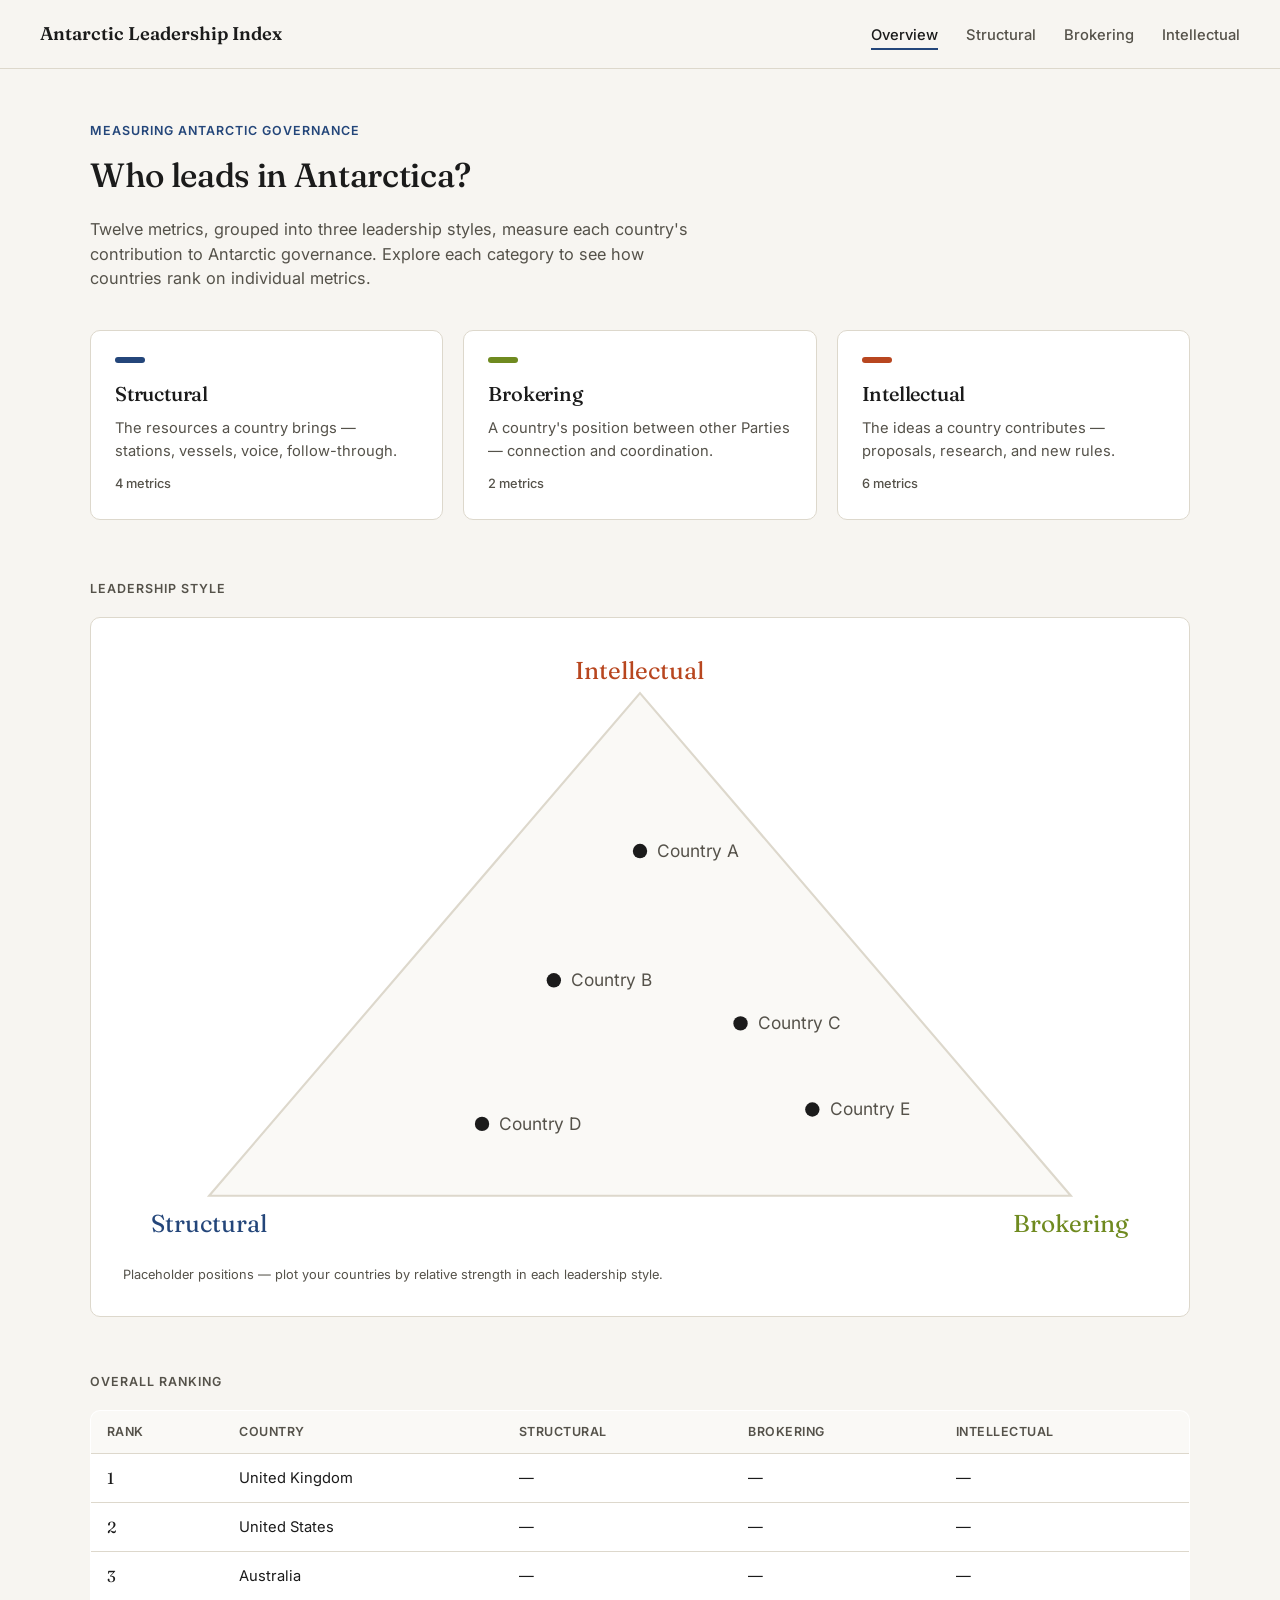
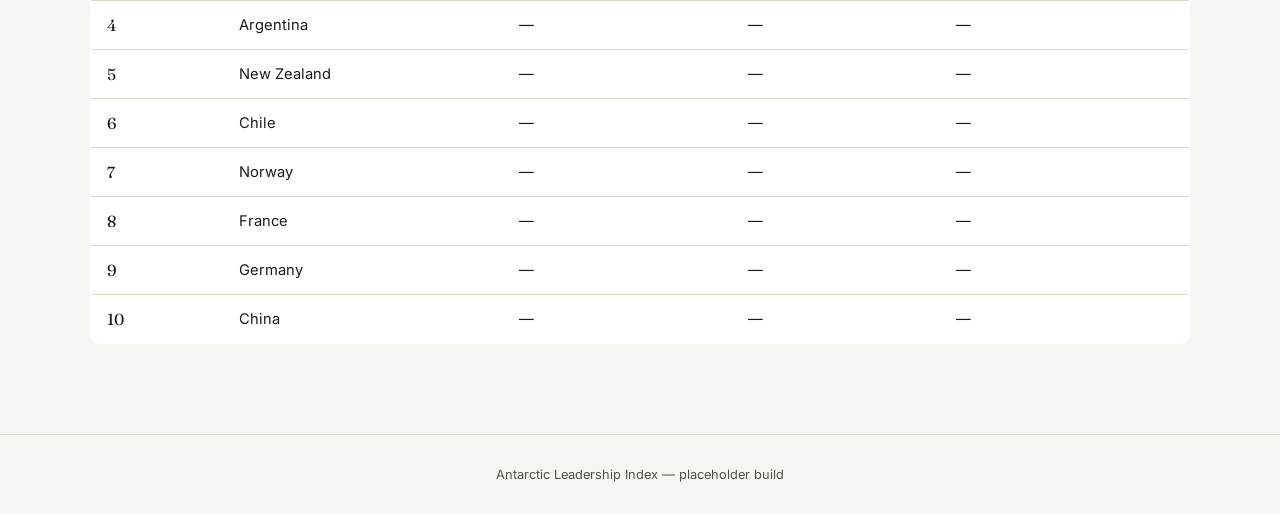
<file: index.html>
<!DOCTYPE html>
<html lang="en">
<head>
<meta charset="UTF-8">
<meta name="viewport" content="width=device-width, initial-scale=1.0">
<title>Antarctic Leadership Index</title>
<link rel="stylesheet" href="styles.css">
</head>
<body>

<nav class="site-nav">
  <a class="brand" href="index.html">Antarctic Leadership Index</a>
  <ul>
    <li><a class="nav-link" href="index.html">Overview</a></li>
    <li><a class="nav-link" href="structural.html">Structural</a></li>
    <li><a class="nav-link" href="brokering.html">Brokering</a></li>
    <li><a class="nav-link" href="intellectual.html">Intellectual</a></li>
  </ul>
</nav>

<main>
  <div class="page-header">
    <span class="eyebrow">Measuring Antarctic governance</span>
    <h1>Who leads in Antarctica?</h1>
    <p>Twelve metrics, grouped into three leadership styles, measure each
      country's contribution to Antarctic governance. Explore each category
      to see how countries rank on individual metrics.</p>
  </div>

  <div class="category-cards">
    <a class="category-card structural" href="structural.html">
      <div class="swatch"></div>
      <h3>Structural</h3>
      <p>The resources a country brings — stations, vessels, voice, follow-through.</p>
      <div class="count">4 metrics</div>
    </a>
    <a class="category-card brokering" href="brokering.html">
      <div class="swatch"></div>
      <h3>Brokering</h3>
      <p>A country's position between other Parties — connection and coordination.</p>
      <div class="count">2 metrics</div>
    </a>
    <a class="category-card intellectual" href="intellectual.html">
      <div class="swatch"></div>
      <h3>Intellectual</h3>
      <p>The ideas a country contributes — proposals, research, and new rules.</p>
      <div class="count">6 metrics</div>
    </a>
  </div>

  <div class="section-label">Leadership style</div>
  <div class="ternary-wrap">
    <svg viewBox="0 0 720 420" xmlns="http://www.w3.org/2000/svg">
      <!-- Triangle -->
      <polygon points="360,30 660,380 60,380" fill="#faf9f6" stroke="#ddd8cc" stroke-width="1.5"/>

      <!-- Corner labels -->
      <text x="360" y="20" text-anchor="middle" font-family="Fraunces, serif" font-size="17" fill="#b8461f">Intellectual</text>
      <text x="60" y="405" text-anchor="middle" font-family="Fraunces, serif" font-size="17" fill="#24467a">Structural</text>
      <text x="660" y="405" text-anchor="middle" font-family="Fraunces, serif" font-size="17" fill="#6f8a1f">Brokering</text>

      <!-- Placeholder points -->
      <g font-family="Inter, sans-serif" font-size="12" fill="#55524a">
        <circle cx="360" cy="140" r="5" fill="#1b1b1b"/>
        <text x="372" y="144">Country A</text>

        <circle cx="300" cy="230" r="5" fill="#1b1b1b"/>
        <text x="312" y="234">Country B</text>

        <circle cx="430" cy="260" r="5" fill="#1b1b1b"/>
        <text x="442" y="264">Country C</text>

        <circle cx="250" cy="330" r="5" fill="#1b1b1b"/>
        <text x="262" y="334">Country D</text>

        <circle cx="480" cy="320" r="5" fill="#1b1b1b"/>
        <text x="492" y="324">Country E</text>
      </g>
    </svg>
    <div class="caption" style="font-size:0.8rem;color:var(--ink-soft);margin-top:12px;">
      Placeholder positions — plot your countries by relative strength in each leadership style.
    </div>
  </div>

  <div class="section-label">Overall ranking</div>
  <table class="ranking">
    <thead>
      <tr>
        <th>Rank</th>
        <th>Country</th>
        <th>Structural</th>
        <th>Brokering</th>
        <th>Intellectual</th>
      </tr>
    </thead>
    <tbody id="ranking-body">
      <!-- Replace with your own ranked rows -->
    </tbody>
  </table>
</main>

<footer class="site-footer">Antarctic Leadership Index — placeholder build</footer>

<script src="data.js"></script>
<script src="script.js"></script>
<script>
  // Fill the overall ranking table from the placeholder party list.
  document.getElementById("ranking-body").innerHTML = PLACEHOLDER_PARTIES
    .map(
      (party, i) => `
      <tr>
        <td class="rank">${i + 1}</td>
        <td>${party}</td>
        <td>—</td>
        <td>—</td>
        <td>—</td>
      </tr>`
    )
    .join("");
</script>
</body>
</html>
</file>
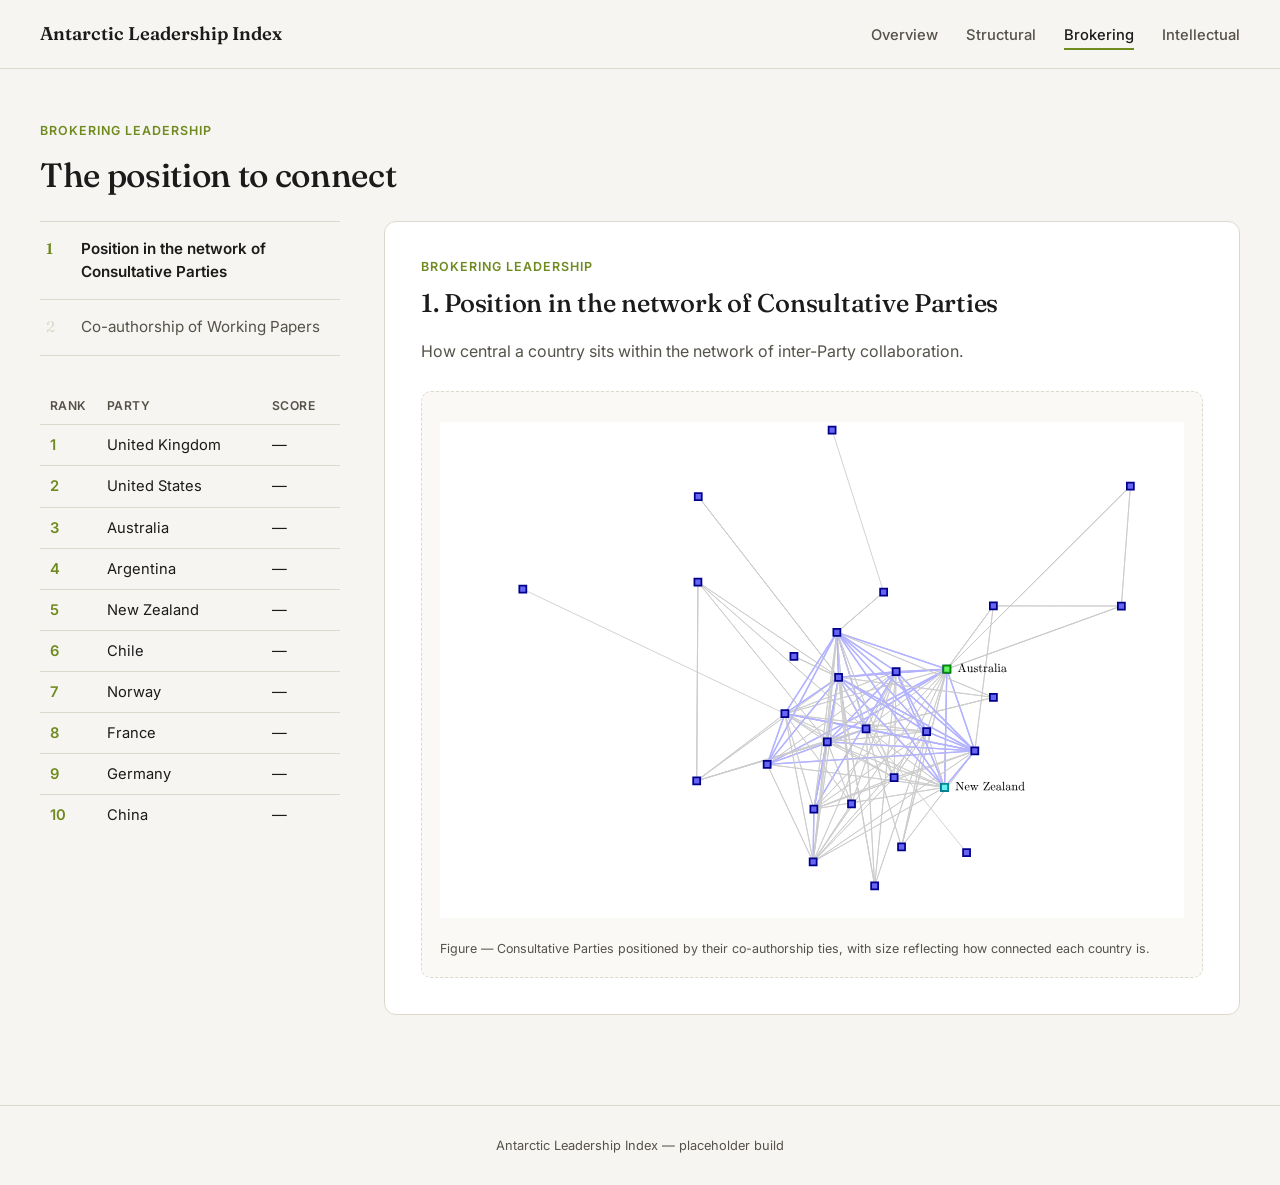
<file: brokering.html>
<!DOCTYPE html>
<html lang="en">
<head>
<meta charset="UTF-8">
<meta name="viewport" content="width=device-width, initial-scale=1.0">
<title>Brokering leadership — Antarctic Leadership Index</title>
<link rel="stylesheet" href="styles.css">
</head>
<body class="cat-brokering">

<nav class="site-nav">
  <a class="brand" href="index.html">Antarctic Leadership Index</a>
  <ul>
    <li><a class="nav-link" href="index.html">Overview</a></li>
    <li><a class="nav-link" href="structural.html">Structural</a></li>
    <li><a class="nav-link" href="brokering.html">Brokering</a></li>
    <li><a class="nav-link" href="intellectual.html">Intellectual</a></li>
  </ul>
</nav>

<main>
  <div class="page-header">
    <span class="eyebrow">Brokering leadership</span>
    <h1>The position to connect</h1>
  </div>

  <div class="metric-layout">
    <div class="metric-sidebar">
      <ul class="metric-list" id="metric-list"></ul>
      <div class="metric-table-wrap" id="metric-table"></div>
    </div>
    <section class="metric-panel" id="metric-panel"></section>
  </div>
</main>

<footer class="site-footer">Antarctic Leadership Index — placeholder build</footer>

<script src="data.js"></script>
<script src="script.js"></script>
<script>renderCategoryPage("brokering");</script>
</body>
</html>
</file>
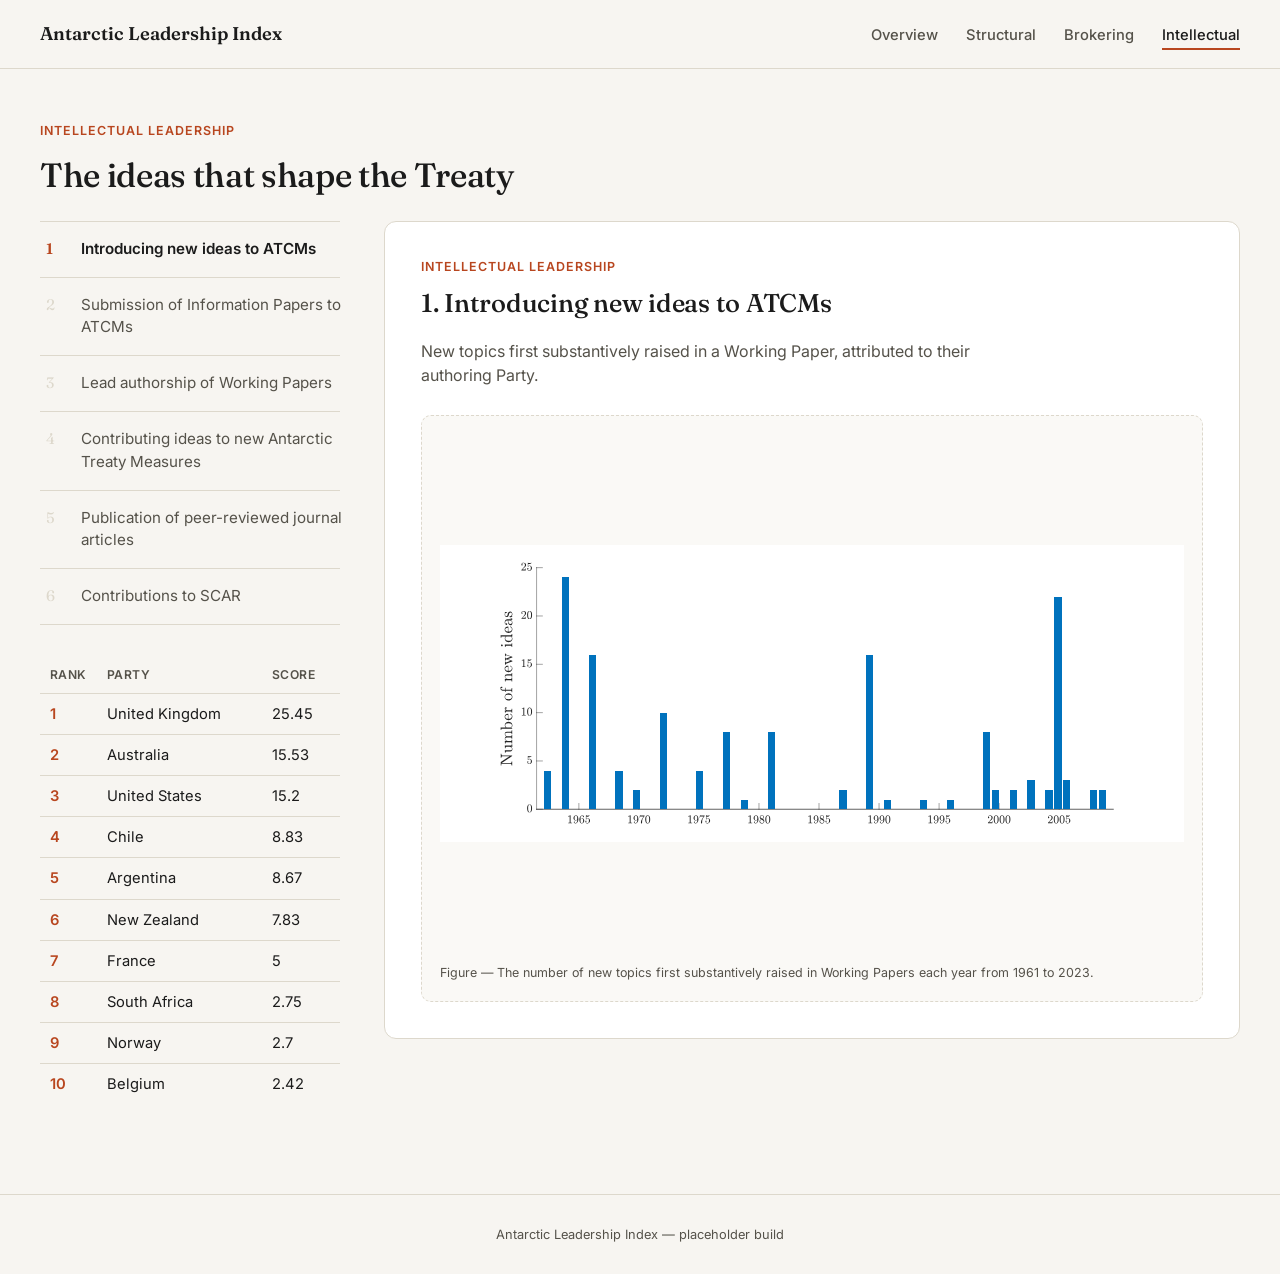
<file: intellectual.html>
<!DOCTYPE html>
<html lang="en">
<head>
<meta charset="UTF-8">
<meta name="viewport" content="width=device-width, initial-scale=1.0">
<title>Intellectual leadership — Antarctic Leadership Index</title>
<link rel="stylesheet" href="styles.css">
</head>
<body class="cat-intellectual">

<nav class="site-nav">
  <a class="brand" href="index.html">Antarctic Leadership Index</a>
  <ul>
    <li><a class="nav-link" href="index.html">Overview</a></li>
    <li><a class="nav-link" href="structural.html">Structural</a></li>
    <li><a class="nav-link" href="brokering.html">Brokering</a></li>
    <li><a class="nav-link" href="intellectual.html">Intellectual</a></li>
  </ul>
</nav>

<main>
  <div class="page-header">
    <span class="eyebrow">Intellectual leadership</span>
    <h1>The ideas that shape the Treaty</h1>
  </div>

  <div class="metric-layout">
    <div class="metric-sidebar">
      <ul class="metric-list" id="metric-list"></ul>
      <div class="metric-table-wrap" id="metric-table"></div>
    </div>
    <section class="metric-panel" id="metric-panel"></section>
  </div>
</main>

<footer class="site-footer">Antarctic Leadership Index — placeholder build</footer>

<script src="data.js"></script>
<script src="script.js"></script>
<script>renderCategoryPage("intellectual");</script>
</body>
</html>
</file>
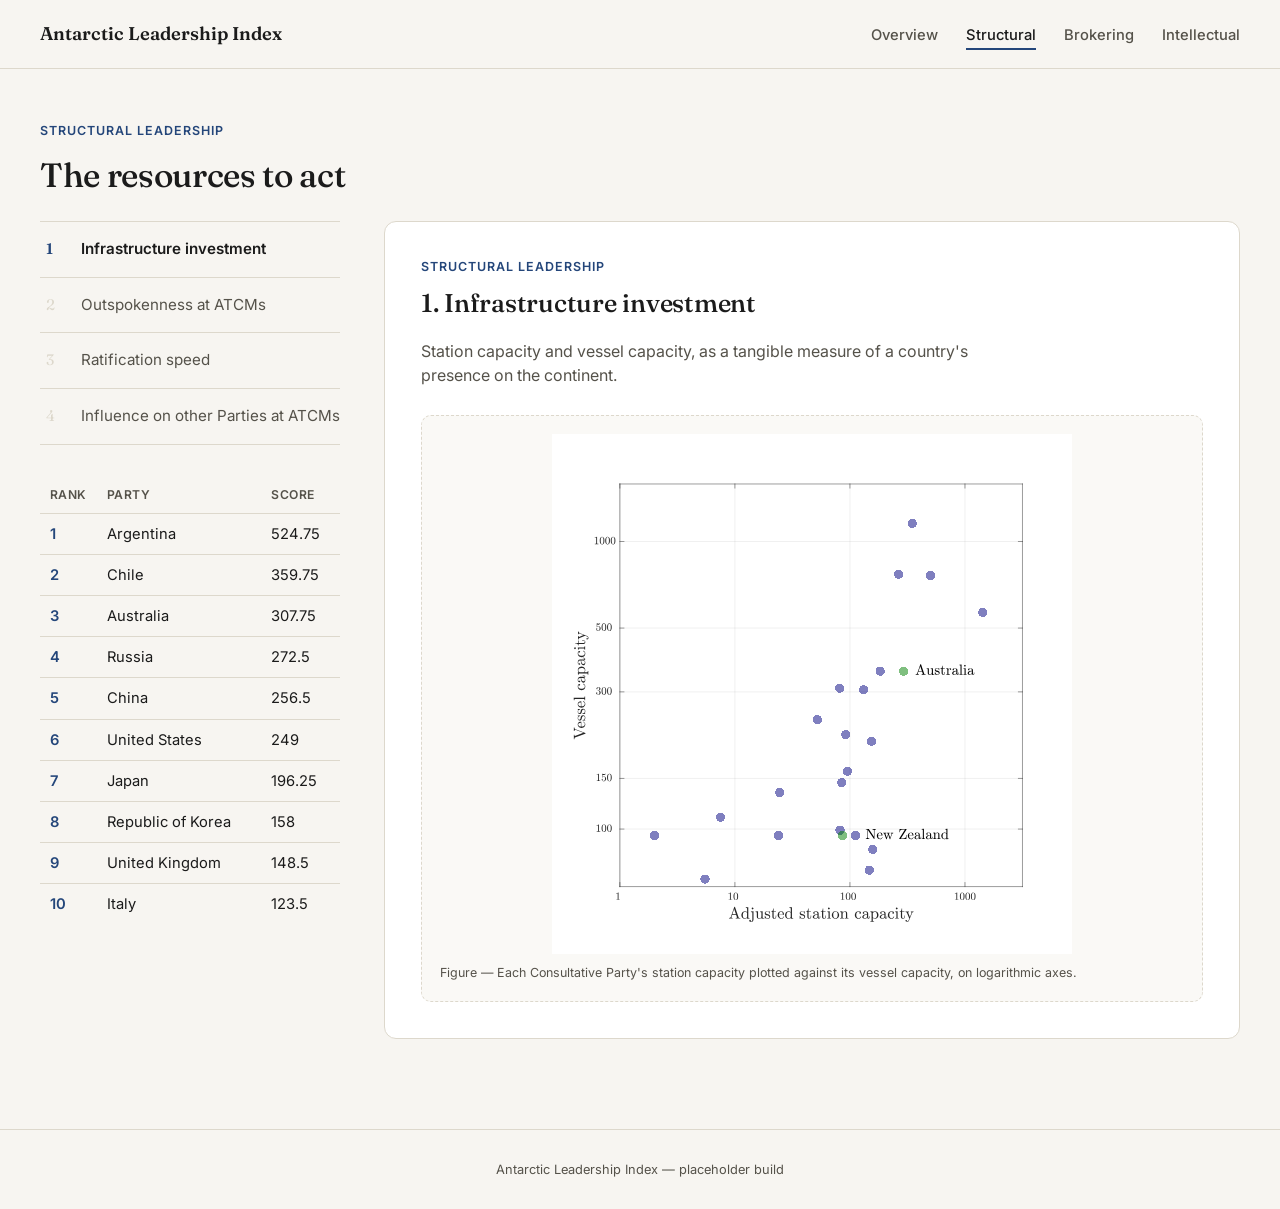
<file: structural.html>
<!DOCTYPE html>
<html lang="en">
<head>
<meta charset="UTF-8">
<meta name="viewport" content="width=device-width, initial-scale=1.0">
<title>Structural leadership — Antarctic Leadership Index</title>
<link rel="stylesheet" href="styles.css">
</head>
<body class="cat-structural">

<nav class="site-nav">
  <a class="brand" href="index.html">Antarctic Leadership Index</a>
  <ul>
    <li><a class="nav-link" href="index.html">Overview</a></li>
    <li><a class="nav-link" href="structural.html">Structural</a></li>
    <li><a class="nav-link" href="brokering.html">Brokering</a></li>
    <li><a class="nav-link" href="intellectual.html">Intellectual</a></li>
  </ul>
</nav>

<main>
  <div class="page-header">
    <span class="eyebrow">Structural leadership</span>
    <h1>The resources to act</h1>
  </div>

  <div class="metric-layout">
    <div class="metric-sidebar">
      <ul class="metric-list" id="metric-list"></ul>
      <div class="metric-table-wrap" id="metric-table"></div>
    </div>
    <section class="metric-panel" id="metric-panel"></section>
  </div>
</main>

<footer class="site-footer">Antarctic Leadership Index — placeholder build</footer>

<script src="data.js"></script>
<script src="script.js"></script>
<script>renderCategoryPage("structural");</script>
</body>
</html>
</file>
<file: styles.css>
@import url('https://fonts.googleapis.com/css2?family=Fraunces:opsz,wght@9..144,400;9..144,500;9..144,600&family=Inter:wght@400;500;600;700&display=swap');

:root {
  --cream: #f7f5f1;
  --ink: #1b1b1b;
  --ink-soft: #55524a;
  --rule: #ddd8cc;
  --structural: #24467a;
  --brokering: #6f8a1f;
  --intellectual: #b8461f;
  --accent: var(--structural);
}

* { box-sizing: border-box; }

html { scroll-behavior: smooth; }
@media (prefers-reduced-motion: reduce) {
  html { scroll-behavior: auto; }
  * { animation-duration: 0.001ms !important; transition-duration: 0.001ms !important; }
}

body {
  margin: 0;
  background: var(--cream);
  color: var(--ink);
  font-family: 'Inter', system-ui, sans-serif;
  line-height: 1.5;
}

body.cat-structural { --accent: var(--structural); }
body.cat-brokering { --accent: var(--brokering); }
body.cat-intellectual { --accent: var(--intellectual); }

h1, h2, h3 {
  font-family: 'Fraunces', Georgia, serif;
  font-weight: 500;
  margin: 0 0 0.4em;
  letter-spacing: -0.01em;
}

a { color: inherit; }

/* ---------- Top nav ---------- */
.site-nav {
  display: flex;
  align-items: center;
  justify-content: space-between;
  padding: 20px 40px;
  border-bottom: 1px solid var(--rule);
  flex-wrap: wrap;
  gap: 12px;
}

.site-nav .brand {
  font-family: 'Fraunces', Georgia, serif;
  font-size: 1.15rem;
  font-weight: 600;
  text-decoration: none;
}

.site-nav ul {
  display: flex;
  gap: 28px;
  list-style: none;
  margin: 0;
  padding: 0;
}

.site-nav a.nav-link {
  text-decoration: none;
  font-size: 0.92rem;
  font-weight: 500;
  color: var(--ink-soft);
  padding-bottom: 4px;
  border-bottom: 2px solid transparent;
  transition: color 0.2s ease, border-color 0.2s ease;
}

.site-nav a.nav-link:hover { color: var(--ink); }

.site-nav a.nav-link.active {
  color: var(--ink);
  border-bottom-color: var(--accent);
}

/* ---------- Page shell ---------- */
main { max-width: 1180px; margin: 0 auto; padding: 48px 40px 90px; }

/* Category sub-pages get a wider shell so the figure panel has more room. */
body.cat-structural main,
body.cat-brokering main,
body.cat-intellectual main {
  max-width: 1440px;
}

.page-header { max-width: 760px; margin-bottom: 20px; }
.page-header .eyebrow {
  display: inline-block;
  font-size: 0.78rem;
  font-weight: 600;
  letter-spacing: 0.08em;
  text-transform: uppercase;
  color: var(--accent);
  margin-bottom: 10px;
}
.page-header h1 { font-size: clamp(1.6rem, 3vw, 2.1rem); }
.page-header p { color: var(--ink-soft); font-size: 1.02rem; max-width: 60ch; }

/* ---------- Homepage ---------- */
.category-cards {
  display: grid;
  grid-template-columns: repeat(3, 1fr);
  gap: 20px;
  margin: 40px 0 60px;
}

.category-card {
  display: block;
  text-decoration: none;
  border: 1px solid var(--rule);
  border-radius: 10px;
  padding: 26px 24px;
  background: #fff;
  transition: transform 0.18s ease, box-shadow 0.18s ease;
}

.category-card:hover { transform: translateY(-3px); box-shadow: 0 10px 24px rgba(27,27,27,0.08); }

.category-card .swatch {
  width: 30px; height: 6px; border-radius: 3px; margin-bottom: 16px;
}
.category-card.structural .swatch { background: var(--structural); }
.category-card.brokering .swatch { background: var(--brokering); }
.category-card.intellectual .swatch { background: var(--intellectual); }

.category-card h3 { font-size: 1.25rem; margin-bottom: 8px; }
.category-card p { color: var(--ink-soft); font-size: 0.92rem; margin: 0 0 12px; }
.category-card .count { font-size: 0.8rem; color: var(--ink-soft); font-weight: 500; }

.section-label {
  font-size: 0.78rem;
  font-weight: 600;
  letter-spacing: 0.08em;
  text-transform: uppercase;
  color: var(--ink-soft);
  margin: 56px 0 18px;
}

/* Ternary chart */
.ternary-wrap {
  background: #fff;
  border: 1px solid var(--rule);
  border-radius: 10px;
  padding: 32px;
}
.ternary-wrap svg { width: 100%; height: auto; display: block; }

/* Ranking table */
table.ranking {
  width: 100%;
  border-collapse: collapse;
  background: #fff;
  border: 1px solid var(--rule);
  border-radius: 10px;
  overflow: hidden;
  font-size: 0.92rem;
}
table.ranking th, table.ranking td {
  text-align: left;
  padding: 12px 16px;
  border-bottom: 1px solid var(--rule);
}
table.ranking th {
  font-weight: 600;
  color: var(--ink-soft);
  font-size: 0.78rem;
  text-transform: uppercase;
  letter-spacing: 0.04em;
  background: #faf9f6;
}
table.ranking tr:last-child td { border-bottom: none; }
table.ranking td.rank { font-family: 'Fraunces', serif; font-size: 1rem; }

/* ---------- Category (metric) page ---------- */
.metric-layout {
  display: grid;
  grid-template-columns: 300px 1fr;
  gap: 44px;
  align-items: start;
}

.metric-sidebar {
  display: flex;
  flex-direction: column;
  gap: 32px;
}

.metric-list {
  list-style: none;
  margin: 0;
  padding: 0;
  border-top: 1px solid var(--rule);
}

.metric-list li { border-bottom: 1px solid var(--rule); }

.metric-list button {
  all: unset;
  cursor: pointer;
  display: flex;
  gap: 14px;
  width: 100%;
  padding: 16px 6px;
  font-size: 0.95rem;
  color: var(--ink-soft);
  transition: color 0.18s ease;
}

.metric-list button .num {
  font-family: 'Fraunces', serif;
  color: var(--rule);
  font-size: 0.95rem;
  min-width: 1.4em;
}

.metric-list button:hover { color: var(--ink); }

.metric-list li.active button { color: var(--ink); font-weight: 600; }
.metric-list li.active button .num { color: var(--accent); }

.metric-panel {
  background: #fff;
  border: 1px solid var(--rule);
  border-radius: 12px;
  padding: 36px;
  min-height: 520px;
}

.metric-panel.is-fading { opacity: 0; transition: opacity 0.22s ease; }
.metric-panel.is-visible { opacity: 1; transition: opacity 0.28s ease; }

.metric-panel .metric-eyebrow {
  font-size: 0.78rem;
  font-weight: 600;
  letter-spacing: 0.08em;
  text-transform: uppercase;
  color: var(--accent);
  margin-bottom: 8px;
}

.metric-panel h2 { font-size: 1.6rem; margin-bottom: 10px; }
.metric-panel .blurb { color: var(--ink-soft); max-width: 60ch; margin-bottom: 28px; }

.chart-frame {
  border: 1px dashed var(--rule);
  border-radius: 10px;
  padding: 18px;
  background: #faf9f6;
  min-height: 320px;
  display: flex;
  flex-direction: column;
  justify-content: center;
}
.chart-frame img {
  width: 100%;
  height: 520px;
  object-fit: contain;
  display: block;
  border-radius: 4px;
}
.chart-frame .caption {
  font-size: 0.78rem;
  color: var(--ink-soft);
  margin-top: 10px;
}

table.top-ten {
  width: 100%;
  border-collapse: collapse;
  font-size: 0.92rem;
}
table.top-ten th, table.top-ten td {
  text-align: left;
  padding: 9px 10px;
  border-bottom: 1px solid var(--rule);
}
table.top-ten th {
  font-weight: 600;
  color: var(--ink-soft);
  font-size: 0.76rem;
  text-transform: uppercase;
  letter-spacing: 0.04em;
}
table.top-ten td.rank { color: var(--accent); font-weight: 600; width: 2em; }
table.top-ten tr:last-child td { border-bottom: none; }

.metric-table-wrap.is-fading { opacity: 0; transition: opacity 0.22s ease; }
.metric-table-wrap.is-visible { opacity: 1; transition: opacity 0.28s ease; }

footer.site-footer {
  text-align: center;
  padding: 30px;
  font-size: 0.8rem;
  color: var(--ink-soft);
  border-top: 1px solid var(--rule);
}

@media (max-width: 800px) {
  .metric-layout { grid-template-columns: 1fr; }
  .category-cards { grid-template-columns: 1fr; }
  main { padding: 32px 20px 70px; }
  .site-nav { padding: 16px 20px; }
}
</file>
